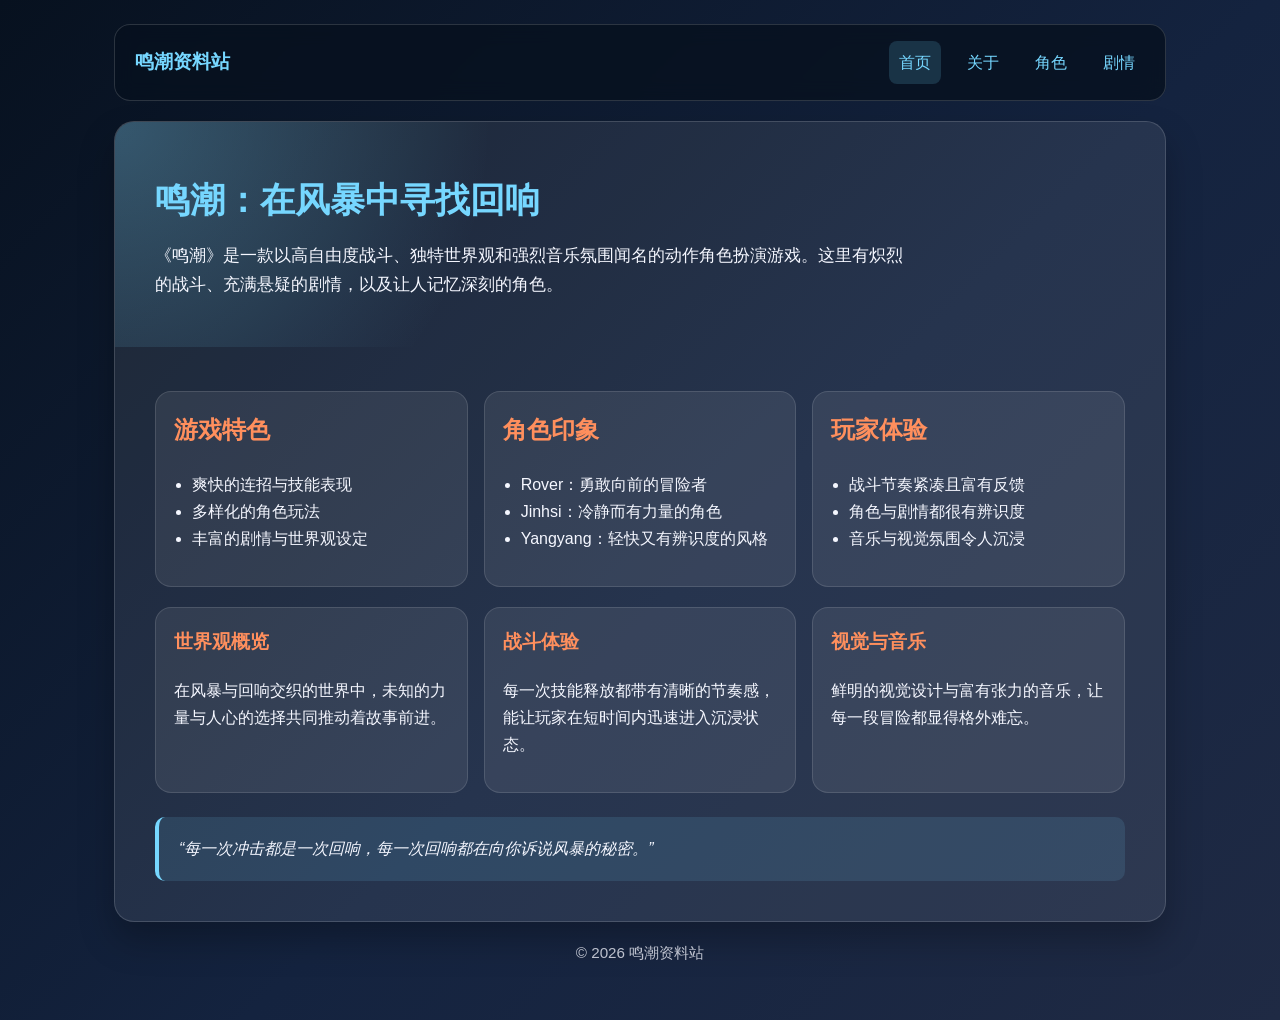
<file: index.html>
<!DOCTYPE html>
<html lang="zh-CN">
<head>
  <meta charset="UTF-8" />
  <meta name="viewport" content="width=device-width, initial-scale=1.0" />
  <title>鸣潮｜风暴与回响</title>
  <link rel="stylesheet" href="style.css" />
</head>
<body>
  <div class="container">
    <nav class="navbar">
      <div class="brand">鸣潮资料站</div>
      <div class="nav-links">
        <a href="index.html" class="active">首页</a>
        <a href="about.html">关于</a>
        <a href="characters.html">角色</a>
        <a href="story.html">剧情</a>
      </div>
    </nav>

    <main class="card">
      <section class="hero">
        <h1>鸣潮：在风暴中寻找回响</h1>
        <p>《鸣潮》是一款以高自由度战斗、独特世界观和强烈音乐氛围闻名的动作角色扮演游戏。这里有炽烈的战斗、充满悬疑的剧情，以及让人记忆深刻的角色。</p>
      </section>

      <section class="content">
        <div class="grid">
          <article>
            <h2>游戏特色</h2>
            <ul>
              <li>爽快的连招与技能表现</li>
              <li>多样化的角色玩法</li>
              <li>丰富的剧情与世界观设定</li>
            </ul>
          </article>

          <article>
            <h2>角色印象</h2>
            <ul>
              <li>Rover：勇敢向前的冒险者</li>
              <li>Jinhsi：冷静而有力量的角色</li>
              <li>Yangyang：轻快又有辨识度的风格</li>
            </ul>
          </article>

          <article>
            <h2>玩家体验</h2>
            <ul>
              <li>战斗节奏紧凑且富有反馈</li>
              <li>角色与剧情都很有辨识度</li>
              <li>音乐与视觉氛围令人沉浸</li>
            </ul>
          </article>
        </div>

        <div class="grid">
          <article>
            <h3>世界观概览</h3>
            <p>在风暴与回响交织的世界中，未知的力量与人心的选择共同推动着故事前进。</p>
          </article>
          <article>
            <h3>战斗体验</h3>
            <p>每一次技能释放都带有清晰的节奏感，能让玩家在短时间内迅速进入沉浸状态。</p>
          </article>
          <article>
            <h3>视觉与音乐</h3>
            <p>鲜明的视觉设计与富有张力的音乐，让每一段冒险都显得格外难忘。</p>
          </article>
        </div>

        <div class="quote">“每一次冲击都是一次回响，每一次回响都在向你诉说风暴的秘密。”</div>
      </section>
    </main>

    <footer class="footer">© <span id="year"></span> 鸣潮资料站</footer>
  </div>
  <script src="script.js"></script>
</body>
</html>
</file>
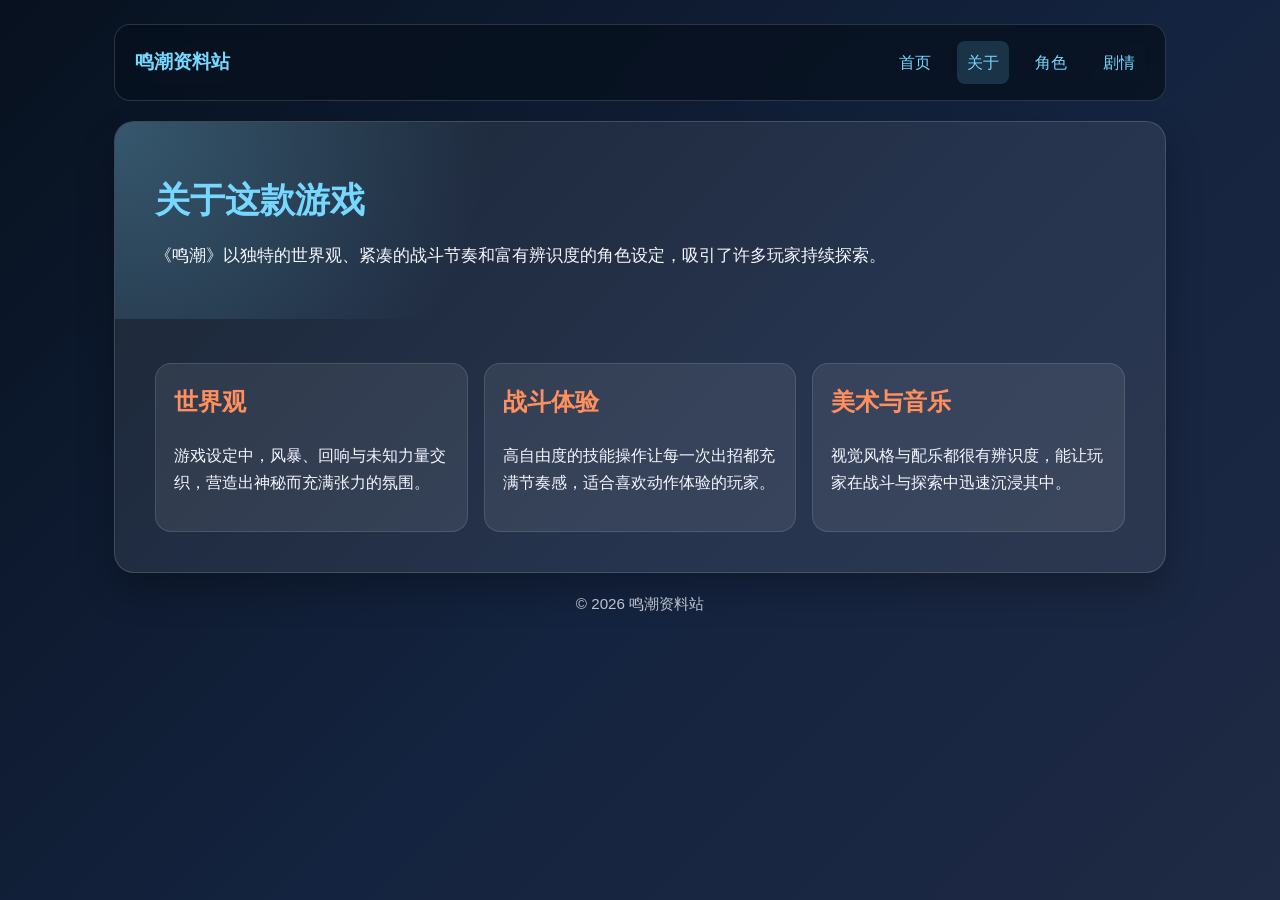
<file: about.html>
<!DOCTYPE html>
<html lang="zh-CN">
<head>
  <meta charset="UTF-8" />
  <meta name="viewport" content="width=device-width, initial-scale=1.0" />
  <title>关于鸣潮</title>
  <link rel="stylesheet" href="style.css" />
</head>
<body>
  <div class="container">
    <nav class="navbar">
      <div class="brand">鸣潮资料站</div>
      <div class="nav-links">
        <a href="index.html">首页</a>
        <a href="about.html" class="active">关于</a>
        <a href="characters.html">角色</a>
        <a href="story.html">剧情</a>
      </div>
    </nav>

    <main class="card">
      <section class="hero">
        <h1>关于这款游戏</h1>
        <p>《鸣潮》以独特的世界观、紧凑的战斗节奏和富有辨识度的角色设定，吸引了许多玩家持续探索。</p>
      </section>

      <section class="content">
        <div class="grid">
          <article>
            <h2>世界观</h2>
            <p>游戏设定中，风暴、回响与未知力量交织，营造出神秘而充满张力的氛围。</p>
          </article>
          <article>
            <h2>战斗体验</h2>
            <p>高自由度的技能操作让每一次出招都充满节奏感，适合喜欢动作体验的玩家。</p>
          </article>
          <article>
            <h2>美术与音乐</h2>
            <p>视觉风格与配乐都很有辨识度，能让玩家在战斗与探索中迅速沉浸其中。</p>
          </article>
        </div>
      </section>
    </main>

    <footer class="footer">© <span id="year"></span> 鸣潮资料站</footer>
  </div>
  <script src="script.js"></script>
</body>
</html>
</file>
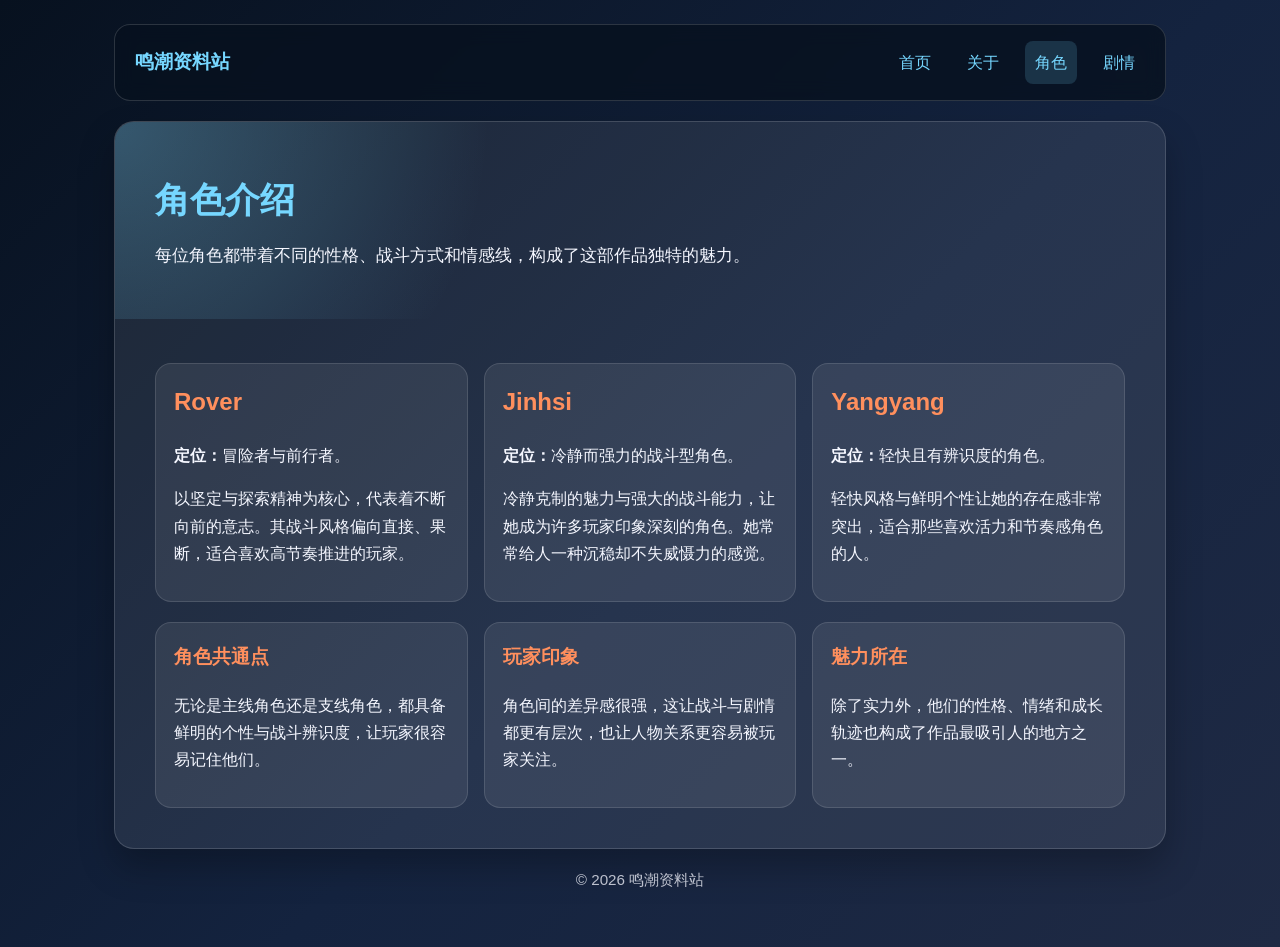
<file: characters.html>
<!DOCTYPE html>
<html lang="zh-CN">
<head>
  <meta charset="UTF-8" />
  <meta name="viewport" content="width=device-width, initial-scale=1.0" />
  <title>鸣潮角色</title>
  <link rel="stylesheet" href="style.css" />
</head>
<body>
  <div class="container">
    <nav class="navbar">
      <div class="brand">鸣潮资料站</div>
      <div class="nav-links">
        <a href="index.html">首页</a>
        <a href="about.html">关于</a>
        <a href="characters.html" class="active">角色</a>
        <a href="story.html">剧情</a>
      </div>
    </nav>

    <main class="card">
      <section class="hero">
        <h1>角色介绍</h1>
        <p>每位角色都带着不同的性格、战斗方式和情感线，构成了这部作品独特的魅力。</p>
      </section>

      <section class="content">
        <div class="grid">
          <article>
            <h2>Rover</h2>
            <p><strong>定位：</strong>冒险者与前行者。</p>
            <p>以坚定与探索精神为核心，代表着不断向前的意志。其战斗风格偏向直接、果断，适合喜欢高节奏推进的玩家。</p>
          </article>
          <article>
            <h2>Jinhsi</h2>
            <p><strong>定位：</strong>冷静而强力的战斗型角色。</p>
            <p>冷静克制的魅力与强大的战斗能力，让她成为许多玩家印象深刻的角色。她常常给人一种沉稳却不失威慑力的感觉。</p>
          </article>
          <article>
            <h2>Yangyang</h2>
            <p><strong>定位：</strong>轻快且有辨识度的角色。</p>
            <p>轻快风格与鲜明个性让她的存在感非常突出，适合那些喜欢活力和节奏感角色的人。</p>
          </article>
        </div>

        <div class="grid">
          <article>
            <h3>角色共通点</h3>
            <p>无论是主线角色还是支线角色，都具备鲜明的个性与战斗辨识度，让玩家很容易记住他们。</p>
          </article>
          <article>
            <h3>玩家印象</h3>
            <p>角色间的差异感很强，这让战斗与剧情都更有层次，也让人物关系更容易被玩家关注。</p>
          </article>
          <article>
            <h3>魅力所在</h3>
            <p>除了实力外，他们的性格、情绪和成长轨迹也构成了作品最吸引人的地方之一。</p>
          </article>
        </div>
      </section>
    </main>

    <footer class="footer">© <span id="year"></span> 鸣潮资料站</footer>
  </div>
  <script src="script.js"></script>
</body>
</html>
</file>
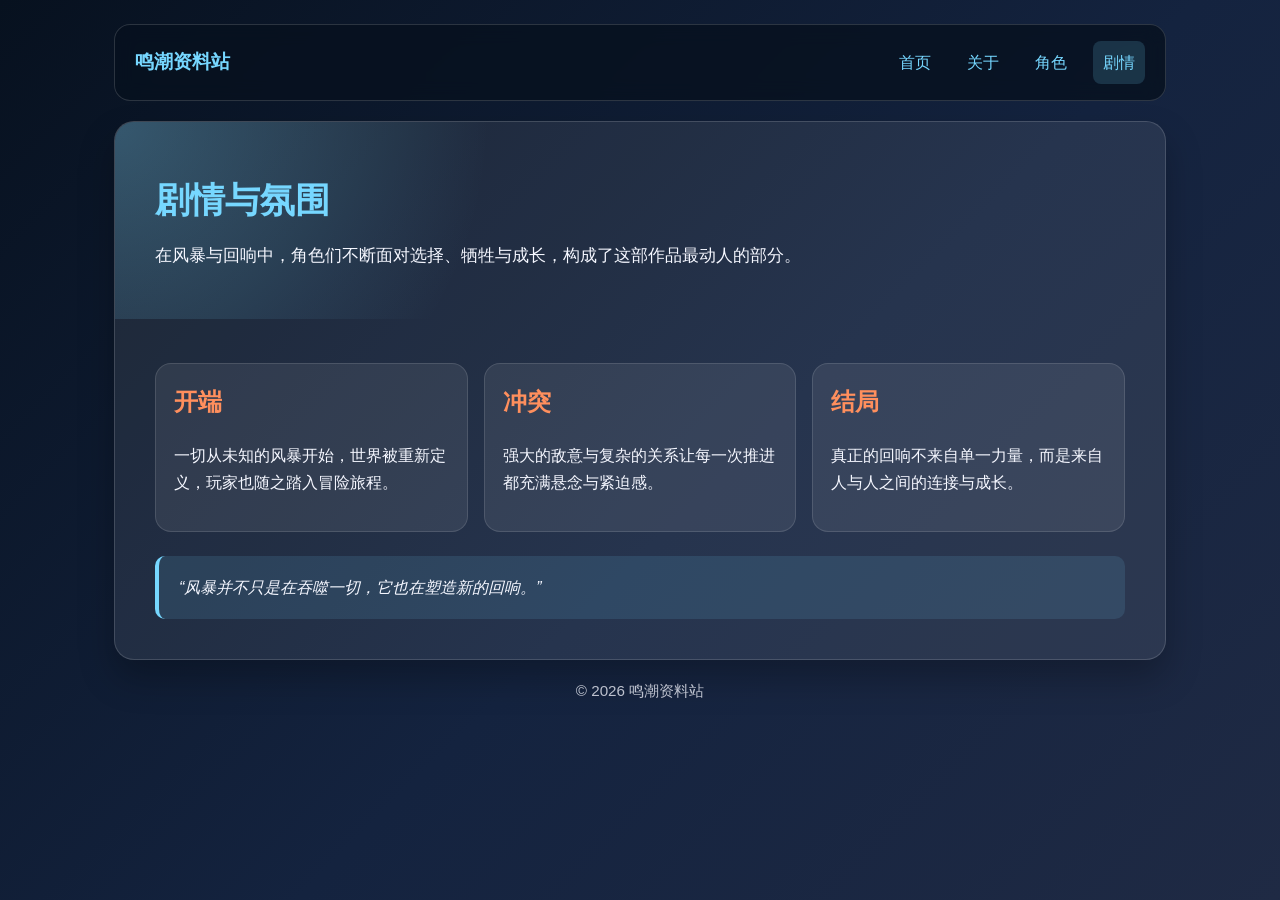
<file: story.html>
<!DOCTYPE html>
<html lang="zh-CN">
<head>
  <meta charset="UTF-8" />
  <meta name="viewport" content="width=device-width, initial-scale=1.0" />
  <title>鸣潮剧情</title>
  <link rel="stylesheet" href="style.css" />
</head>
<body>
  <div class="container">
    <nav class="navbar">
      <div class="brand">鸣潮资料站</div>
      <div class="nav-links">
        <a href="index.html">首页</a>
        <a href="about.html">关于</a>
        <a href="characters.html">角色</a>
        <a href="story.html" class="active">剧情</a>
      </div>
    </nav>

    <main class="card">
      <section class="hero">
        <h1>剧情与氛围</h1>
        <p>在风暴与回响中，角色们不断面对选择、牺牲与成长，构成了这部作品最动人的部分。</p>
      </section>

      <section class="content">
        <div class="grid">
          <article>
            <h2>开端</h2>
            <p>一切从未知的风暴开始，世界被重新定义，玩家也随之踏入冒险旅程。</p>
          </article>
          <article>
            <h2>冲突</h2>
            <p>强大的敌意与复杂的关系让每一次推进都充满悬念与紧迫感。</p>
          </article>
          <article>
            <h2>结局</h2>
            <p>真正的回响不来自单一力量，而是来自人与人之间的连接与成长。</p>
          </article>
        </div>
        <div class="quote">“风暴并不只是在吞噬一切，它也在塑造新的回响。”</div>
      </section>
    </main>

    <footer class="footer">© <span id="year"></span> 鸣潮资料站</footer>
  </div>
  <script src="script.js"></script>
</body>
</html>
</file>
<file: style.css>
:root {
  --bg: #07111f;
  --panel: rgba(255, 255, 255, 0.08);
  --text: #f5f7ff;
  --accent: #76d7ff;
  --accent-2: #ff8f5d;
  --border: rgba(255, 255, 255, 0.15);
}

* { box-sizing: border-box; }
body {
  margin: 0;
  font-family: "Microsoft YaHei", Arial, sans-serif;
  color: var(--text);
  background: linear-gradient(135deg, var(--bg), #14233f 55%, #1f2a44);
  min-height: 100vh;
  line-height: 1.7;
}

a { color: var(--accent); text-decoration: none; }
a:hover { text-decoration: underline; }

.container {
  max-width: 1100px;
  margin: 0 auto;
  padding: 24px;
}

.navbar {
  display: flex;
  justify-content: space-between;
  align-items: center;
  padding: 16px 20px;
  background: rgba(7, 17, 31, 0.8);
  border: 1px solid var(--border);
  border-radius: 16px;
  margin-bottom: 20px;
  backdrop-filter: blur(10px);
}

.navbar .brand {
  font-size: 1.2rem;
  font-weight: 700;
  color: var(--accent);
}

.nav-links {
  display: flex;
  gap: 16px;
  flex-wrap: wrap;
}

.nav-links a {
  padding: 8px 10px;
  border-radius: 8px;
}

.nav-links a.active,
.nav-links a:hover {
  background: rgba(118, 215, 255, 0.16);
}

.card {
  background: var(--panel);
  border: 1px solid var(--border);
  border-radius: 20px;
  box-shadow: 0 18px 35px rgba(0,0,0,0.25);
  overflow: hidden;
}

.hero {
  padding: 48px 40px;
  background: radial-gradient(circle at top left, rgba(118,215,255,0.28), transparent 35%);
}

.hero h1 {
  margin: 0 0 12px;
  font-size: 2.2rem;
  color: var(--accent);
}

.hero p {
  margin: 0;
  max-width: 760px;
  font-size: 1.05rem;
}

.content {
  padding: 24px 40px 40px;
}

.grid {
  display: grid;
  grid-template-columns: repeat(auto-fit, minmax(240px, 1fr));
  gap: 16px;
  margin-top: 20px;
}

.grid article {
  padding: 18px;
  background: rgba(255,255,255,0.08);
  border: 1px solid rgba(255,255,255,0.12);
  border-radius: 16px;
}

.grid h2,
.grid h3 {
  margin-top: 0;
  color: var(--accent-2);
}

ul { padding-left: 18px; }

.quote {
  margin-top: 24px;
  padding: 18px 20px;
  border-left: 4px solid var(--accent);
  background: rgba(118,215,255,0.12);
  border-radius: 10px;
  font-style: italic;
}

.footer {
  padding: 18px 20px 30px;
  text-align: center;
  color: rgba(245,247,255,0.75);
  font-size: 0.95rem;
}

@media (max-width: 700px) {
  .navbar { flex-direction: column; gap: 10px; }
  .hero, .content { padding-left: 20px; padding-right: 20px; }
  .hero h1 { font-size: 1.7rem; }
}
</file>
